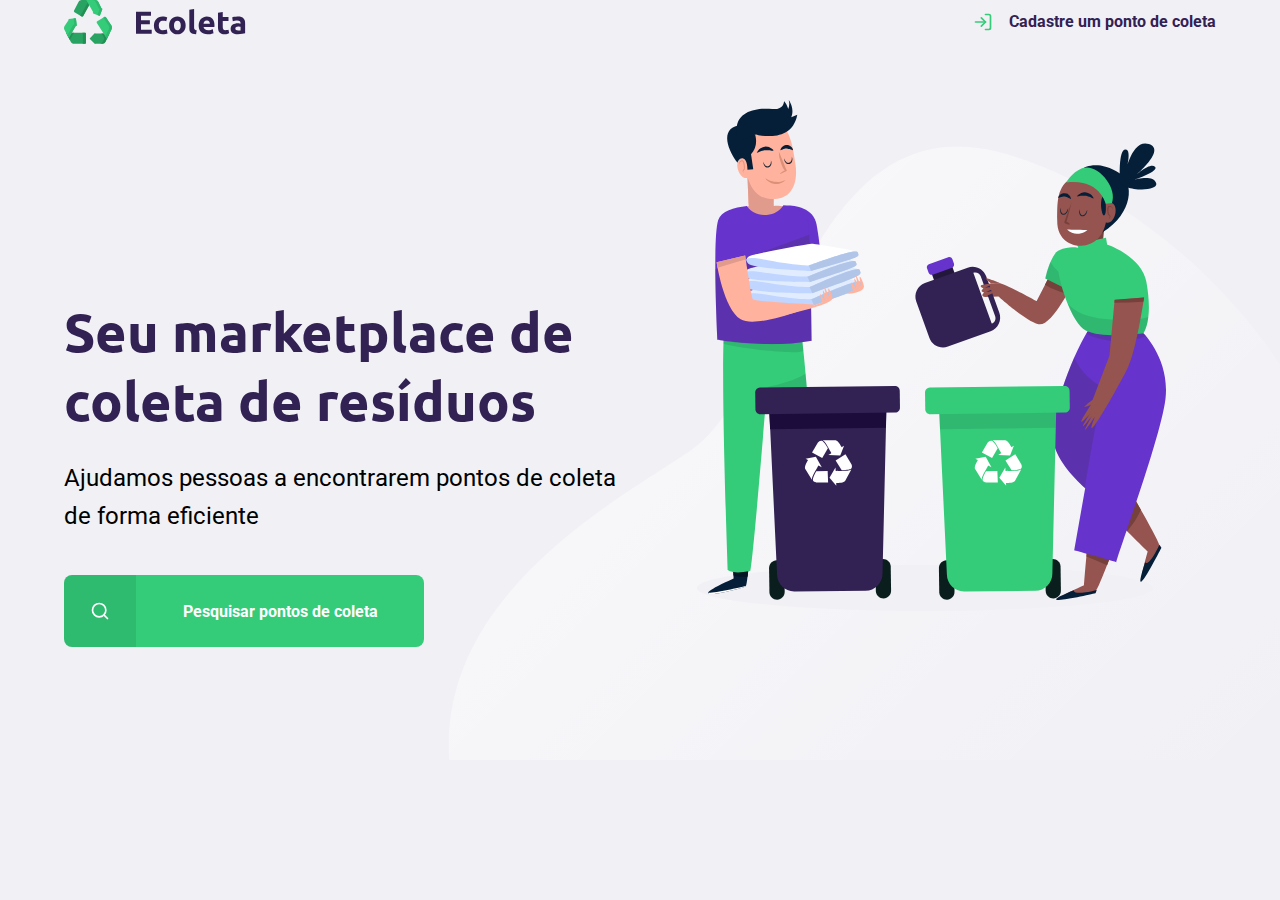
<file: index.html>
<!DOCTYPE html>

<html lang="pt-br">

<head>
    <meta charset="UTF-8">
    <meta name="viewport" content="width=device-width, initial-scale=1.0">
    <title>Ecoleta</title>

    <link href="https://fonts.googleapis.com/css2?family=Roboto&family=Ubuntu:wght@700&display=swap" rel="stylesheet">
    <link rel="stylesheet" href="/styles/main.css">
    <link rel="stylesheet" href="/styles/home.css">
    <link rel="stylesheet" href="/styles/modal.css">
    <link rel="stylesheet" href="/styles/responsive.css">
    
    <style>
        #page-home {
    height: 100vh;
    background: url('../assets/home-background.svg') no-repeat;
    background-position: 35vw 100px;
    /*troque o segundo valor se a página n estiver bem encaixada */
}

header {
    display: flex;
    align-items: center;
    justify-content: space-between;
}

#page-home .content {
    width: 90%;
    margin: 0 auto;
    height: 100%;
    display: flex;
    flex-direction: column;
}

#page-home header a {
    display: flex;
    color: var(--title-color);
    font-weight: 700;
}

#page-home header a span {
    margin-right: 16px;
    display: flex;
    background-image: url(../assets/log-in.svg);
    width: 20px;
    height: 20px;
}

#page-home main {
    max-width: 560px;
    height: 600;
    display: flex;
    flex-direction: column;
    justify-content: center;
    flex: 1;
}

#page-home main h1 {
    font-size: 54px;
}

#page-home p {
    font-size: 24px;
    line-height: 38px;
    margin-top: 24px;
}

#page-home main a {
    width: 100%;
    max-width: 360px;
    background: var(--primary-color);
    height: 72px;
    border-radius: 8px;
    display: flex;
    align-items: center;
    margin-top: 40px;
    transition: 400ms;
    color: white;
}

#page-home main a:hover {
    background-color: #2fb86e;
}

#page-home main a span {
    height: 72px;
    width: 72px;
    background-color: rgba(0, 0, 0, 0.08);
    border-top-left-radius: 8px;
    border-bottom-left-radius: 8px;
    display: flex;
    align-items: center;
    justify-content: center;
}

#page-home main a span::after {
    content: "";
    background-image: url('../assets/search.svg');
    width: 20px;
    height: 20px;
}

#page-home main a strong {
    color: white;
    flex: 1;
    text-align: center;
}
    </style>

</head>

<body>

    <div id="page-home">
        <div class="content">
            <header>
                <img src="/assets/logo.svg" alt="Ecoleta">
                <a href="#">
                    <span></span> Cadastre um ponto de coleta
                </a>
            </header>

            <main>
                <h1>Seu marketplace de coleta de resíduos</h1>

                <p>Ajudamos pessoas a encontrarem pontos de coleta de forma eficiente</p>

                <a href="#"> <span></span> <strong>Pesquisar pontos de coleta</strong> </a>
            </main>

        </div>
    </div>

    <div id="modal" class="hide">
        <div id="content">
            <div id="header">

                <h1>Pontos de Coleta</h1>
                <a href="/create-point.html">Fechar</a>

                <form action="/search-result.html">
                    <label for="search">Cidade</label>
                    <div id="search field">
                        <input type="text" name="search" placeholder="Pesquise por cidade">
                        <button>
                            <img src="/assets/search.svg" alt="Buscar">
                        </button>
                    </div>
                </form>
            </div>
        </div>
    </div>
    <script src="/scripts/index.js"></script>

</body>

</html>
</file>
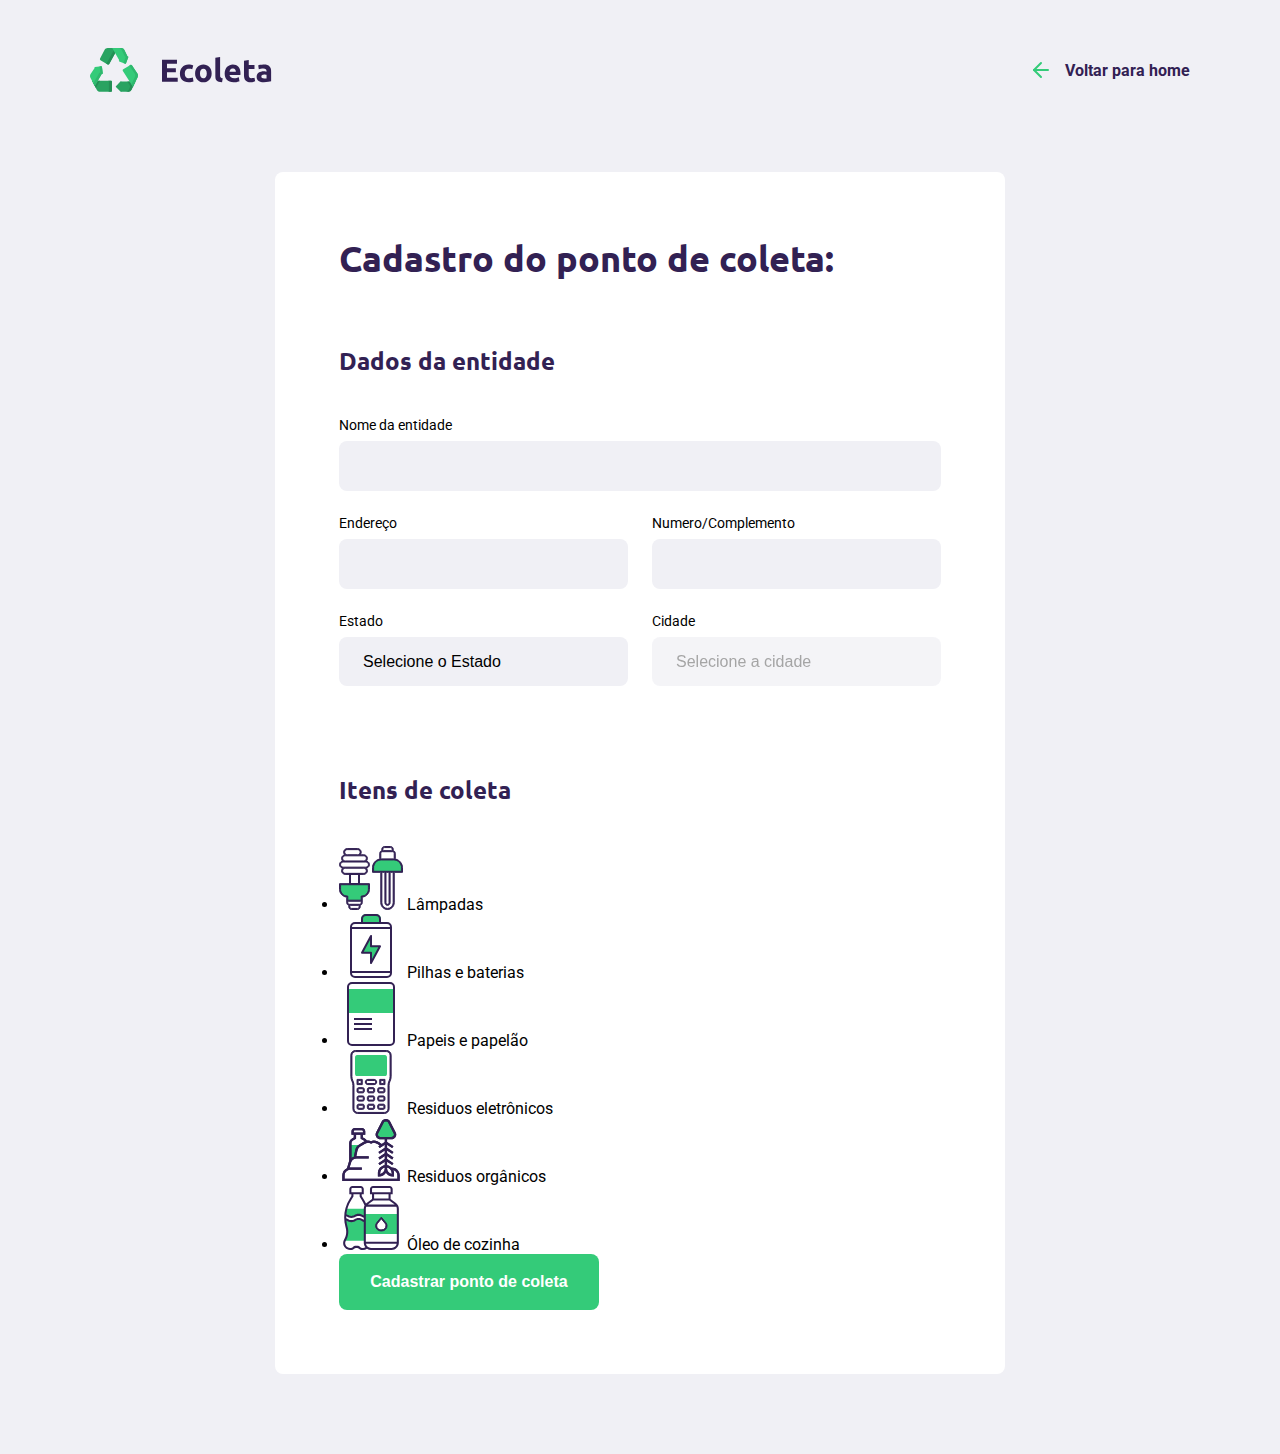
<file: create-point.html>
<!DOCTYPE html>

<html lang="pt-br">

<head>
    <meta charset="UTF-8">
    <meta name="viewport" content="width=device-width, initial-scale=1.0">
    <title>Criar um ponto de coleta</title>

    <link href="https://fonts.googleapis.com/css2?family=Roboto&family=Ubuntu:wght@700&display=swap" rel="stylesheet">
    <link rel="stylesheet" href="/styles/main.css">
    <link rel="stylesheet" href="/styles/create-point.css">
    <link rel="stylesheet" href="/styles/responsive.css">

</head>

<body>

    <div id="page-create-point">

        <header>
            <img src="/assets/logo.svg" alt="Ecoleta">
            <a href="/index.html"> <span></span> Voltar para home </a>
        </header>

        <form action="">

            <h1>Cadastro do ponto de coleta:</h1>
            <fieldset>
                <legend>
                    <h2>Dados da entidade</h2>
                </legend>
                <div class="field">
                    <label for="name">Nome da entidade</label>
                    <input type="text" name="name" required>
                </div>

                <div class="field-group">
                    <div class="field">
                        <label for="address">Endereço</label>
                        <input type="text" name="address" required>
                    </div>
                    <div class="field">
                        <label for="address">Numero/Complemento</label>
                        <input type="text" name="address2" required>
                    </div>
                </div>
                <div class="field-group">
                    <div class="field">
                        <label for="state">Estado</label>
                        <select name="uf" required>
                            <option value="">Selecione o Estado</option>
                            
                        </select>
                        <input type="hidden" name="state" required>
                    </div>
                    <div class="field">
                        <label for="city">Cidade</label>
                        <select name="city" disabled required>
                            <option value="">Selecione a cidade</option>
                        </select>
                    </div>

                </div>

            </fieldset>

            <fieldset>
                <legend>
                    <h2>Itens de coleta</h2>
                </legend>

                <div class="items-grid">
                    <li data-id="1">
                        <img src="/assets/lampadas.svg" alt="Lâmpadas">
                        <span>Lâmpadas</span>
                    </li>
                    <li data-id="2">
                        <img src="/assets/baterias.svg" alt="Pilhas e baterias">
                        <span>Pilhas e baterias</span>
                    </li>
                    <li data-id="3">
                        <img src="/assets/papeis-papelao.svg" alt="Papeis e papelão">
                        <span>Papeis e papelão</span>
                    </li>
                    <li data-id="4">
                        <img src="/assets/eletronicos.svg" alt="Residuos eletrônicos">
                        <span>Residuos eletrônicos</span>
                    </li>
                    <li data-id="5">
                        <img src="/assets/organicos.svg" alt="Residuos orgânicos">
                        <span>Residuos orgânicos</span>
                    </li>
                    <li data-id="6">
                        <img src="/assets/oleo.svg" alt="Óleo de cozinha">
                        <span>Óleo de cozinha</span>
                    </li>


                </div>

                <input type="hidden" name="items">

            </fieldset>

            <button type="submit">Cadastrar ponto de coleta</button>

        </form>

    </div>

    <script src="/scripts/create-point.js"></script>

</body>

</html>
</file>
<file: styles/main.css>
* {
        margin: 0px;
        padding: 0px;
        box-sizing: border-box;
    }
    
     :root {
        --title-color: #322153;
        --primary-color: #34cb79;
        --white-2: #f0f0f5;
    }
    
    html {
        font-family: 'Roboto', sans-serif;
    }
    
    body {
        background: #f0f0f5;
        -webkit-font-smoothing: antiliased;
    }
    
    a {
        text-decoration: none;
    }
    
    h1,
    h2,
    h3,
    h4,
    h5,
    h6 {
        color: var(--title-color);
        font-family: Ubuntu, sans-serif;
    }
</file>
<file: styles/home.css>
#page-home {
    height: 100vh;
    background: url('../assets/home-background.svg') no-repeat;
    background-position: 35vw 100px;
    /*troque o segundo valor se a página n estiver bem encaixada */
}

header {
    display: flex;
    align-items: center;
    justify-content: space-between;
}

#page-home .content {
    width: 90%;
    margin: 0 auto;
    height: 100%;
    display: flex;
    flex-direction: column;
}

#page-home header a {
    display: flex;
    color: var(--title-color);
    font-weight: 700;
}

#page-home header a span {
    margin-right: 16px;
    display: flex;
    background-image: url(../assets/log-in.svg);
    width: 20px;
    height: 20px;
}

#page-home main {
    max-width: 560px;
    height: 600;
    display: flex;
    flex-direction: column;
    justify-content: center;
    flex: 1;
}

#page-home main h1 {
    font-size: 54px;
}

#page-home p {
    font-size: 24px;
    line-height: 38px;
    margin-top: 24px;
}

#page-home main a {
    width: 100%;
    max-width: 360px;
    background: var(--primary-color);
    height: 72px;
    border-radius: 8px;
    display: flex;
    align-items: center;
    margin-top: 40px;
    transition: 400ms;
    color: white;
}

#page-home main a:hover {
    background-color: #2fb86e;
}

#page-home main a span {
    height: 72px;
    width: 72px;
    background-color: rgba(0, 0, 0, 0.08);
    border-top-left-radius: 8px;
    border-bottom-left-radius: 8px;
    display: flex;
    align-items: center;
    justify-content: center;
}

#page-home main a span::after {
    content: "";
    background-image: url('../assets/search.svg');
    width: 20px;
    height: 20px;
}

#page-home main a strong {
    color: white;
    flex: 1;
    text-align: center;
}
</file>
<file: styles/modal.css>
#modal {
    background-color: #0e0A14ef;
    height: 100vh;
    width: 100vw;
    position: fixed;
    top: 0;
    display: flex;
    justify-content: center;
    align-items: center;
    transition: 400ms;
}

#modal .content {
    color: white;
    width: 420px;
}

#modal .header {
    display: flex;
    align-items: center;
    justify-content: space-between;
    margin-bottom: 48px;
}

#modal .header a {
    background-image: url('../assets/x.svg');
    height: 20px;
    width: 20px;
    display: flex;
    font-size: 0, 01px;
}

#modal .header h1 {
    color: white;
    font-size: 36px;
    line-height: 42px;
}

#modal form label {
    font-size: 14px;
    line-height: 16px;
    display: block;
    margin-bottom: 8px;
}

#modal form .field {
    display: flex;
}

#modal form input {
    flex: 1;
    background-color: var(--white-2);
    border-radius: 8px 0 0 8px;
    border: 0px;
    padding: 16px 24px;
    font-size: 16px;
    color: #6c6c80;
}

#modal form button {
    width: 72px;
    height: 72px;
    background-color: var(--primary-color);
    border: 0px;
    border-radius: 0 8px 8px 0;
}

#modal form button:hover {
    background-color: #2fb85e;
}

#modal.hide {
    display: none;
}
</file>
<file: styles/responsive.css>
@media (max-width:900px) {
    #page-home {
        background-position: 70vw;
    }
    #page-home .content {
        align-items: center;
        text-align: center;
    }
    #page-home header a {
        position: absolute;
        bottom: 48px;
        left: 50%;
        transform: translateX(-50%);
    }
    #page-home main {
        align-items: center;
    }
}

@media (min-width: 1440px) {
    #page-home {
        background-position: 40vw;
    }
}

@media (max-height: 700px) {
    #page-home {
        background-position-y: 200px;
    }
}
</file>
<file: styles/create-point.css>
#page-create-point {
    width: 90%;
    max-width: 1100px;
    margin: 0px auto;
}

#page-create-point header {
    margin-top: 48px;
    display: flex;
    justify-content: space-between;
    align-items: center;
}

#page-create-point header a {
    color: var(--title-color);
    font-weight: bold;
    display: flex;
    align-items: center;
}

#page-create-point header a span {
    margin-right: 16px;
    background-image: url(../assets/arrow-left.svg);
    display: flex;
    width: 20px;
    height: 24px;
}

form {
    background-color: white;
    padding: 64px;
    border-radius: 8px;
    margin: 80px auto;
    max-width: 730px;
}

form h1 {
    font-size: 36px;
}

form fieldset {
    margin-top: 64px;
    border: 0px;
}

form legend {
    margin-bottom: 40px;
}

form legend h2 {
    font-size: 24px;
}

form .field {
    display: flex;
    flex-direction: column;
    flex: 1;
    margin-bottom: 24px;
}

form .field-group {
    display: flex;
}

form input,
form select {
    background-color: #f0f0f5;
    border: 0;
    padding: 16px 24px;
    outline: thin;
    font-size: 16px;
    border-radius: 8px;
}

form select {
    -webkit-appearance: none;
    -moz-appearance: none;
    appearance: none;
}

form label {
    font-size: 14px;
    margin-bottom: 8px;
}

form .field-group .field+.field {
    margin-left: 24px;
}

form button {
    width: 260px;
    height: 56px;
    background-color: var(--primary-color);
    border-radius: 8px;
    color: white;
    font-weight: bold;
    font-size: 16px;
    border: 0px;
    border-top: 50px;
    transition: background-color 400ms;
}

form button:hover {
    background-color: #2fb86e;
}
</file>
